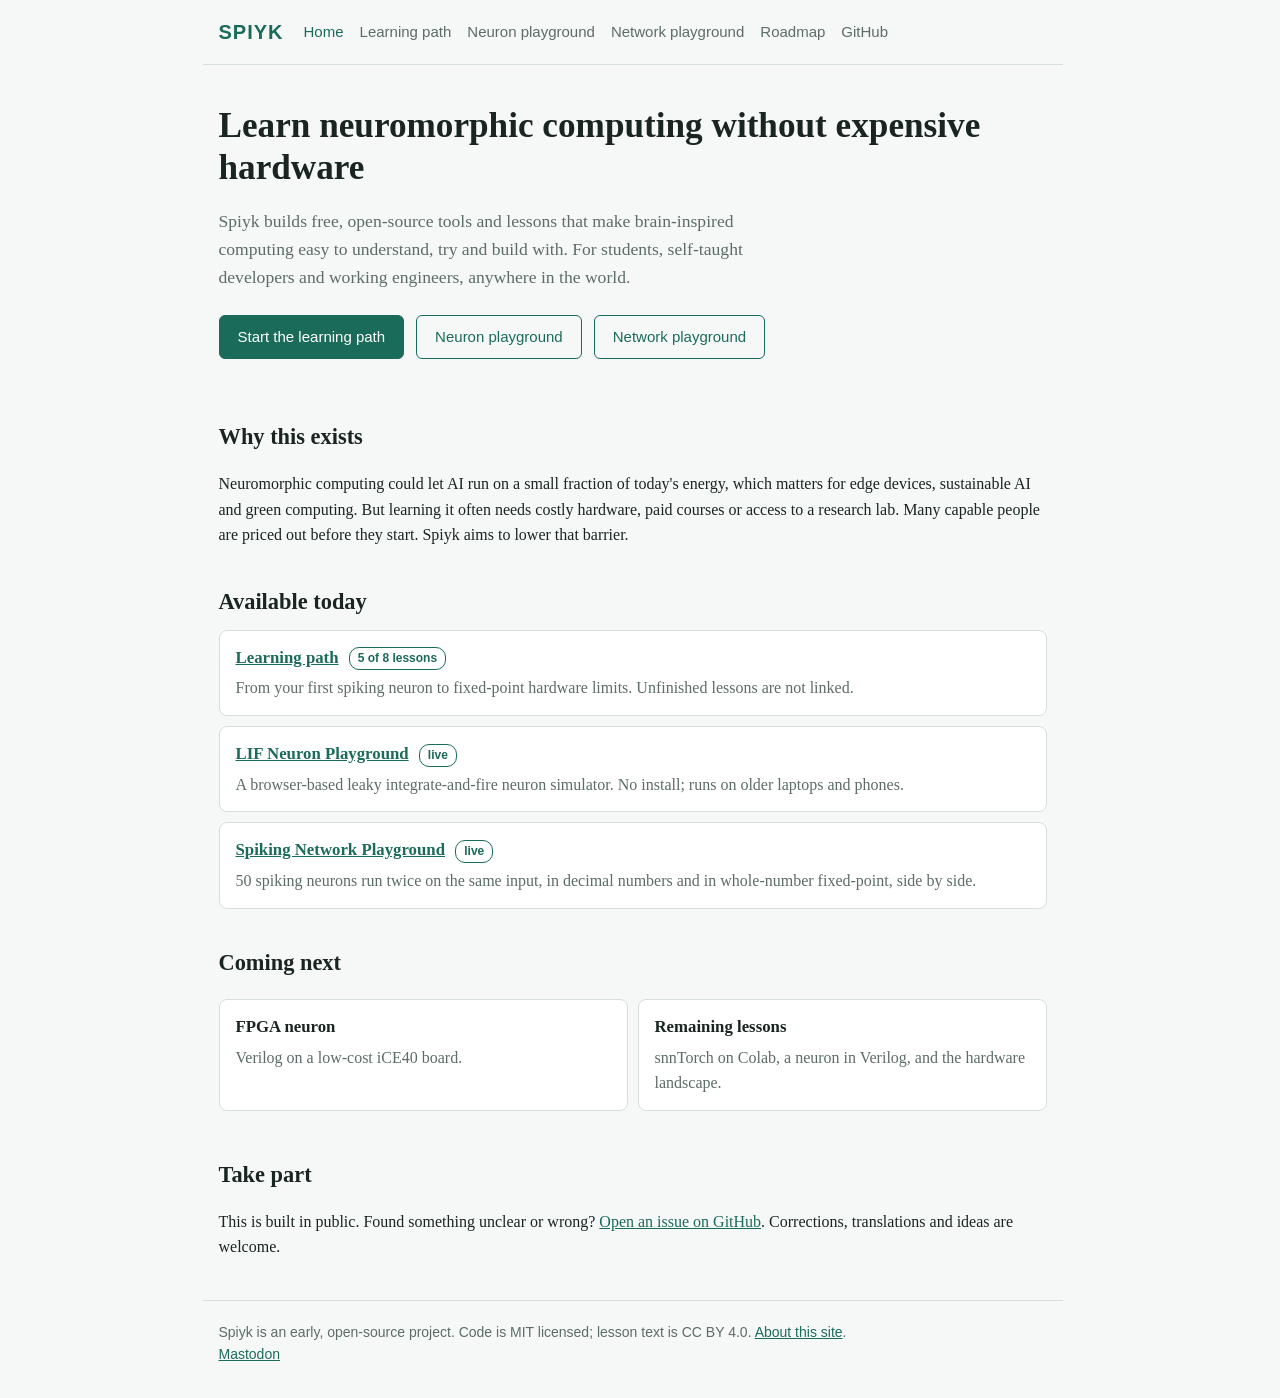
<file: index.html>
<!DOCTYPE html>
<html lang="en">
<head>
<meta charset="utf-8">
<meta name="viewport" content="width=device-width, initial-scale=1">
<title>Spiyk: Learn Neuromorphic Computing and Spiking Neural Networks</title>
<meta name="description" content="Free, open-source lessons and browser playgrounds for spiking neural networks (SNNs), neuromorphic computing and edge AI. No install, no expensive hardware.">
<link rel="stylesheet" href="style.css">
<link rel="canonical" href="https://spiyk.github.io/">
<meta property="og:type" content="website">
<meta property="og:site_name" content="Spiyk">
<meta property="og:title" content="Spiyk: Learn Neuromorphic Computing and Spiking Neural Networks">
<meta property="og:description" content="Free, open-source lessons and browser playgrounds for spiking neural networks (SNNs), neuromorphic computing and edge AI. No install, no expensive hardware.">
<meta property="og:url" content="https://spiyk.github.io/">
<meta property="og:image" content="https://spiyk.github.io/og-image.png">
<meta property="og:image:alt" content="Spiyk logo: a purple brain connected to a computer mouse, with the tagline Open, low-cost neuromorphic computing for everyone.">
<meta name="twitter:card" content="summary_large_image">
<script type="application/ld+json">
{"@context":"https://schema.org","@graph":[
{"@type":"WebSite","name":"Spiyk","alternateName":"Spiyk neuromorphic computing","url":"https://spiyk.github.io/"},
{"@type":"Organization","name":"Spiyk","url":"https://spiyk.github.io/","logo":"https://spiyk.github.io/og-image.png","sameAs":["https://github.com/spiyk"]}]}
</script>
</head>
<body>
<header>
  <a class="logo" href="index.html">SPIYK</a>
  <nav>
    <a href="index.html" class="here" aria-current="page">Home</a>
    <a href="learning-path.html">Learning path</a>
    <a href="lif-neuron-playground/">Neuron playground</a>
    <a href="snn-network-playground/">Network playground</a>
    <a href="roadmap.html">Roadmap</a>
    <a href="https://github.com/spiyk">GitHub</a>
  </nav>
</header>
<main>
<div class="hero">
  <h1>Learn neuromorphic computing without expensive hardware</h1>
  <p>Spiyk builds free, open-source tools and lessons that make brain-inspired computing easy to understand, try and build with. For students, self-taught developers and working engineers, anywhere in the world.</p>
  <a class="btn main" href="learning-path.html">Start the learning path</a>
  <a class="btn" href="lif-neuron-playground/">Neuron playground</a>
  <a class="btn" href="snn-network-playground/">Network playground</a>
</div>

<section>
  <h2>Why this exists</h2>
  <p>Neuromorphic computing could let AI run on a small fraction of today's energy, which matters for edge devices, sustainable AI and green computing. But learning it often needs costly hardware, paid courses or access to a research lab. Many capable people are priced out before they start. Spiyk aims to lower that barrier.</p>
</section>

<section>
  <h2>Available today</h2>
  <div class="card">
    <h3><a href="learning-path.html">Learning path</a> <span class="tag ready">5 of 8 lessons</span></h3>
    <p>From your first spiking neuron to fixed-point hardware limits. Unfinished lessons are not linked.</p>
  </div>
  <div class="card">
    <h3><a href="lif-neuron-playground/">LIF Neuron Playground</a> <span class="tag ready">live</span></h3>
    <p>A browser-based leaky integrate-and-fire neuron simulator. No install; runs on older laptops and phones.</p>
  </div>
  <div class="card">
    <h3><a href="snn-network-playground/">Spiking Network Playground</a> <span class="tag ready">live</span></h3>
    <p>50 spiking neurons run twice on the same input, in decimal numbers and in whole-number fixed-point, side by side.</p>
  </div>
</section>

<section>
  <h2>Coming next</h2>
  <div class="grid two">
    <div class="card"><h3>FPGA neuron</h3><p>Verilog on a low-cost iCE40 board.</p></div>
    <div class="card"><h3>Remaining lessons</h3><p>snnTorch on Colab, a neuron in Verilog, and the hardware landscape.</p></div>
  </div>
</section>

<section>
  <h2>Take part</h2>
  <p>This is built in public. Found something unclear or wrong? <a href="https://github.com/spiyk">Open an issue on GitHub</a>. Corrections, translations and ideas are welcome.</p>
</section>
</main>
<footer>
  Spiyk is an early, open-source project. Code is MIT licensed; lesson text is CC BY 4.0.
 <a href="about.html">About this site</a>.
  <br><a rel="me" href="https://mastodon.social/@Soumen_Mukherjee">Mastodon</a>
</footer>
</body>
</html>
</file>
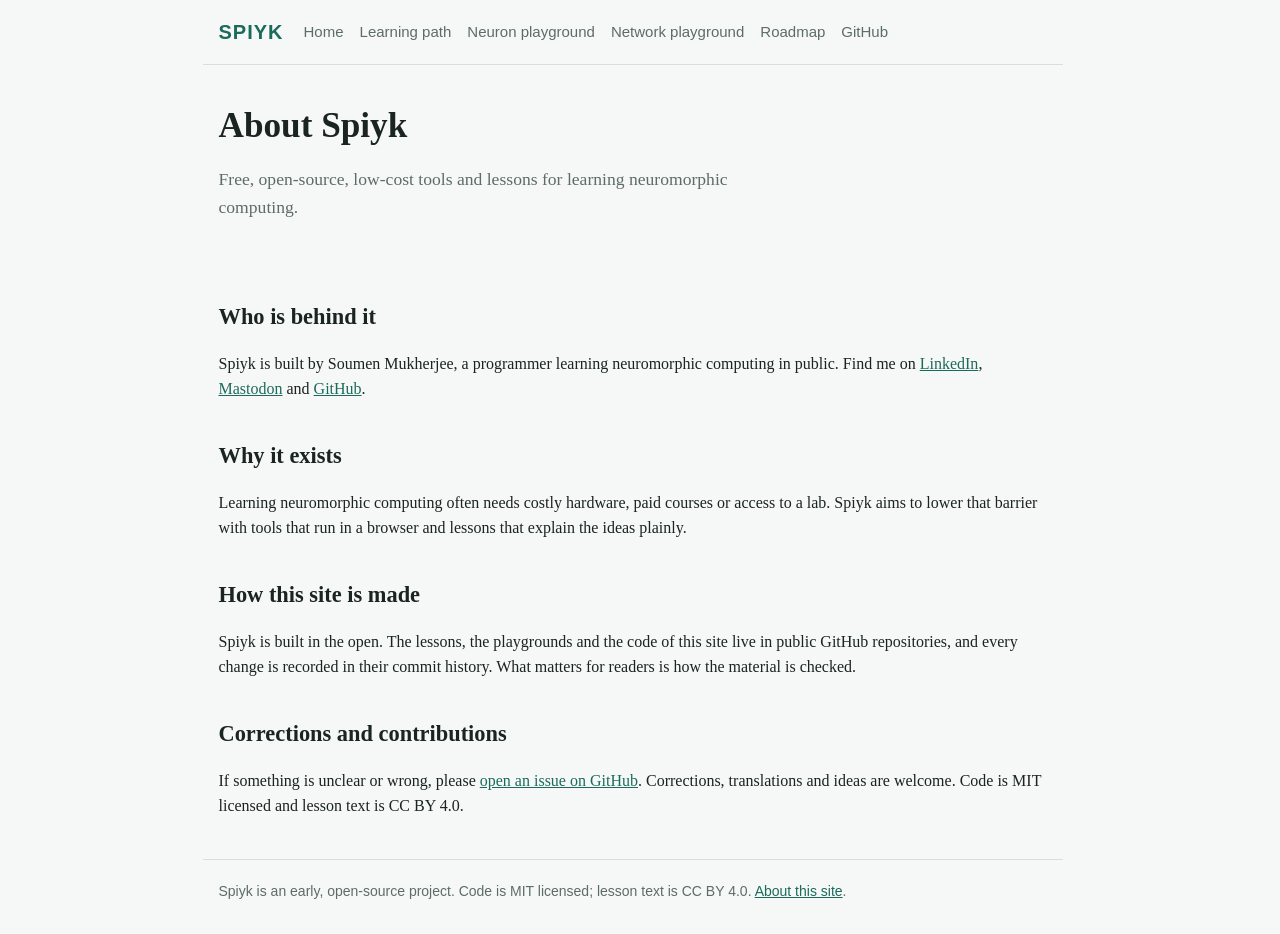
<file: about.html>
<!DOCTYPE html>
<html lang="en">
<head>
<meta charset="utf-8">
<meta name="viewport" content="width=device-width, initial-scale=1">
<title>About | Spiyk</title>
<meta name="description" content="Who builds Spiyk, why it exists, and how the site is made.">
<link rel="stylesheet" href="style.css">
<link rel="canonical" href="https://spiyk.github.io/about.html">
<meta property="og:type" content="website">
<meta property="og:site_name" content="Spiyk">
<meta property="og:title" content="About | Spiyk">
<meta property="og:description" content="Who builds Spiyk, why it exists, and how the site is made.">
<meta property="og:url" content="https://spiyk.github.io/about.html">
<meta property="og:image" content="https://spiyk.github.io/og-image.png">
<meta property="og:image:alt" content="Spiyk logo: a purple brain connected to a computer mouse, with the tagline Open, low-cost neuromorphic computing for everyone.">
<meta name="twitter:card" content="summary_large_image">
</head>
<body>
<header>
  <a class="logo" href="index.html">SPIYK</a>
  <nav>
    <a href="index.html">Home</a>
    <a href="learning-path.html">Learning path</a>
    <a href="lif-neuron-playground/">Neuron playground</a>
    <a href="snn-network-playground/">Network playground</a>
    <a href="roadmap.html">Roadmap</a>
    <a href="https://github.com/spiyk">GitHub</a>
  </nav>
</header>
<main>
<div class="hero">
  <h1>About Spiyk</h1>
  <p>Free, open-source, low-cost tools and lessons for learning neuromorphic computing.</p>
</div>

<section>
  <h2>Who is behind it</h2>
  <p>Spiyk is built by Soumen Mukherjee, a programmer learning neuromorphic computing in public. Find me on <a href="https://www.linkedin.com/in/soumen-mukherjee-52a05432">LinkedIn</a>, <a href="https://mastodon.social/@Soumen_Mukherjee">Mastodon</a> and <a href="https://github.com/spiyk">GitHub</a>.</p>
</section>

<section>
  <h2>Why it exists</h2>
  <p>Learning neuromorphic computing often needs costly hardware, paid courses or access to a lab. Spiyk aims to lower that barrier with tools that run in a browser and lessons that explain the ideas plainly.</p>
</section>

<section>
  <h2>How this site is made</h2>
  <p>Spiyk is built in the open. The lessons, the playgrounds and the code of this site live in public GitHub repositories, and every change is recorded in their commit history. What matters for readers is how the material is checked.</p>
</section>

<section>
  <h2>Corrections and contributions</h2>
  <p>If something is unclear or wrong, please <a href="https://github.com/spiyk">open an issue on GitHub</a>. Corrections, translations and ideas are welcome. Code is MIT licensed and lesson text is CC BY 4.0.</p>
</section>
</main>
<footer>
  Spiyk is an early, open-source project. Code is MIT licensed; lesson text is CC BY 4.0.
 <a href="about.html">About this site</a>.
</footer>
</body>
</html>
</file>
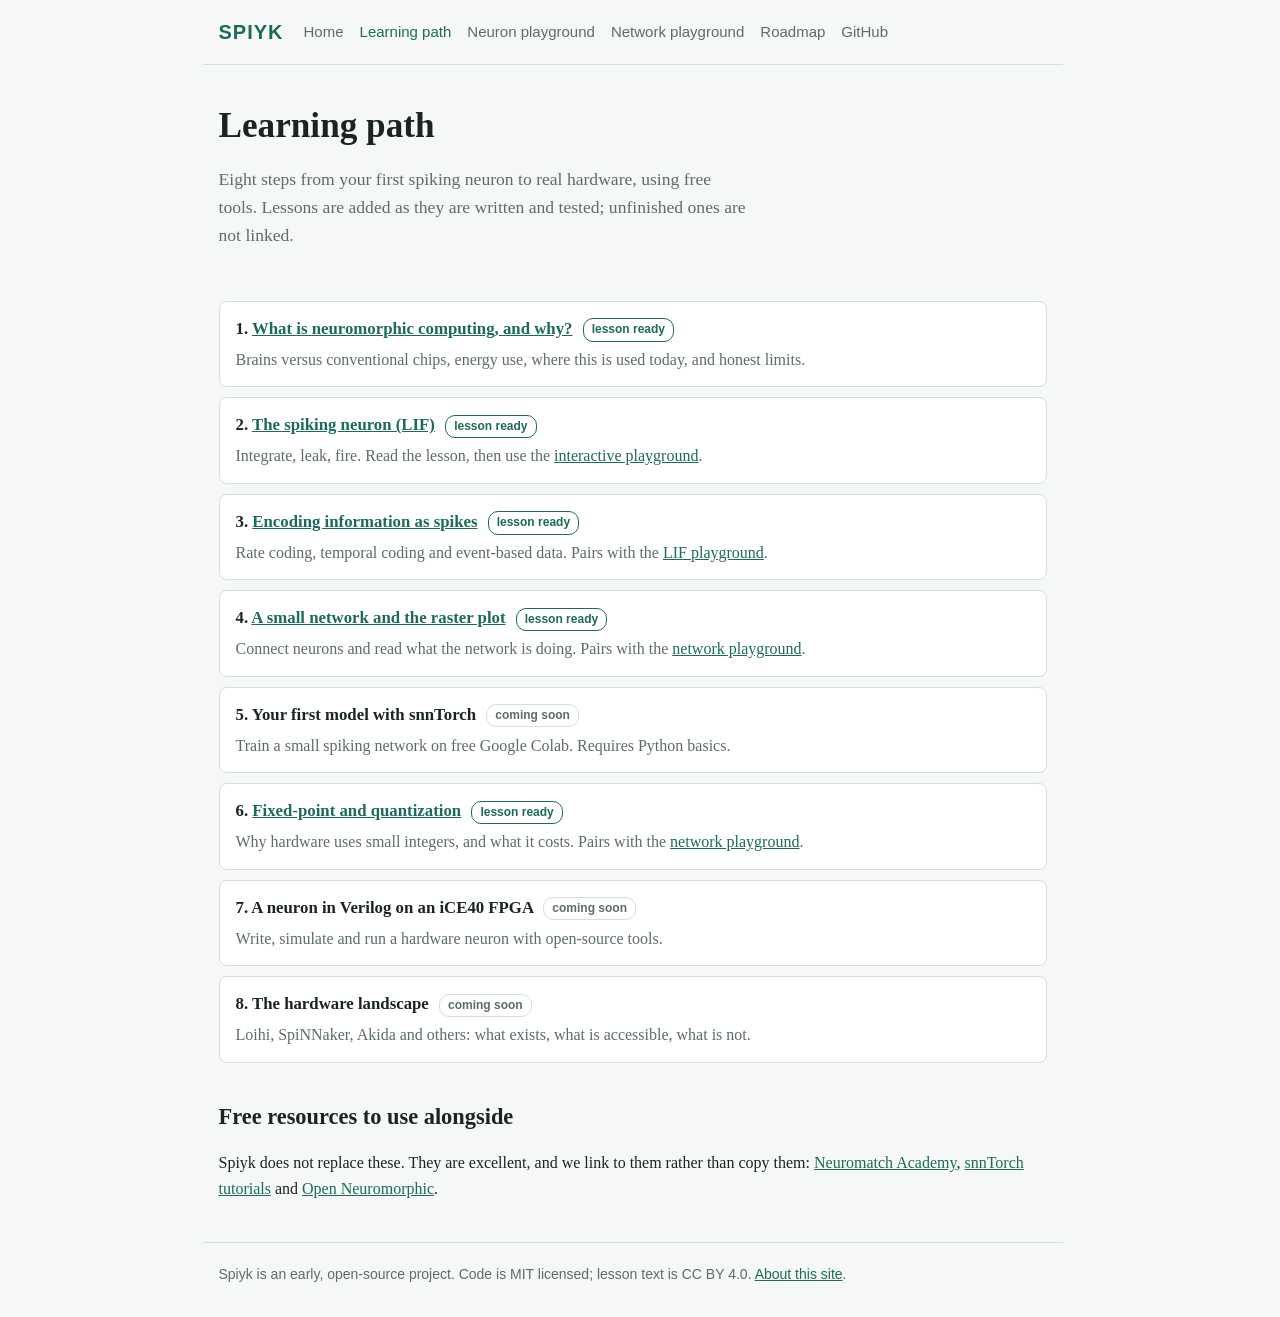
<file: learning-path.html>
<!DOCTYPE html>
<html lang="en">
<head>
<meta charset="utf-8">
<meta name="viewport" content="width=device-width, initial-scale=1">
<title>Neuromorphic Computing Learning Path for Beginners | Spiyk</title>
<meta name="description" content="A free step-by-step learning path from your first spiking neuron to fixed-point hardware limits, with interactive playgrounds.">
<link rel="stylesheet" href="style.css">
<link rel="canonical" href="https://spiyk.github.io/learning-path.html">
<meta property="og:type" content="website">
<meta property="og:site_name" content="Spiyk">
<meta property="og:title" content="Neuromorphic Computing Learning Path for Beginners | Spiyk">
<meta property="og:description" content="A free step-by-step learning path from your first spiking neuron to fixed-point hardware limits, with interactive playgrounds.">
<meta property="og:url" content="https://spiyk.github.io/learning-path.html">
<meta property="og:image" content="https://spiyk.github.io/og-image.png">
<meta property="og:image:alt" content="Spiyk logo: a purple brain connected to a computer mouse, with the tagline Open, low-cost neuromorphic computing for everyone.">
<meta name="twitter:card" content="summary_large_image">
</head>
<body>
<header>
  <a class="logo" href="index.html">SPIYK</a>
  <nav>
    <a href="index.html">Home</a>
    <a href="learning-path.html" class="here" aria-current="page">Learning path</a>
    <a href="lif-neuron-playground/">Neuron playground</a>
    <a href="snn-network-playground/">Network playground</a>
    <a href="roadmap.html">Roadmap</a>
    <a href="https://github.com/spiyk">GitHub</a>
  </nav>
</header>
<main>
<div class="hero">
  <h1>Learning path</h1>
  <p>Eight steps from your first spiking neuron to real hardware, using free tools. Lessons are added as they are written and tested; unfinished ones are not linked.</p>
</div>

<div class="card"><h3>1. <a href="lesson-1.html">What is neuromorphic computing, and why?</a> <span class="tag ready">lesson ready</span></h3>
<p>Brains versus conventional chips, energy use, where this is used today, and honest limits.</p></div>

<div class="card"><h3>2. <a href="lesson-2.html">The spiking neuron (LIF)</a> <span class="tag ready">lesson ready</span></h3>
<p>Integrate, leak, fire. Read the lesson, then use the <a href="lif-neuron-playground/">interactive playground</a>.</p></div>

<div class="card"><h3>3. <a href="lesson-3.html">Encoding information as spikes</a> <span class="tag ready">lesson ready</span></h3>
<p>Rate coding, temporal coding and event-based data. Pairs with the <a href="lif-neuron-playground/">LIF playground</a>.</p></div>

<div class="card"><h3>4. <a href="lesson-4.html">A small network and the raster plot</a> <span class="tag ready">lesson ready</span></h3>
<p>Connect neurons and read what the network is doing. Pairs with the <a href="snn-network-playground/">network playground</a>.</p></div>

<div class="card"><h3>5. Your first model with snnTorch <span class="tag">coming soon</span></h3>
<p>Train a small spiking network on free Google Colab. Requires Python basics.</p></div>

<div class="card"><h3>6. <a href="lesson-6.html">Fixed-point and quantization</a> <span class="tag ready">lesson ready</span></h3>
<p>Why hardware uses small integers, and what it costs. Pairs with the <a href="snn-network-playground/">network playground</a>.</p></div>

<div class="card"><h3>7. A neuron in Verilog on an iCE40 FPGA <span class="tag">coming soon</span></h3>
<p>Write, simulate and run a hardware neuron with open-source tools.</p></div>

<div class="card"><h3>8. The hardware landscape <span class="tag">coming soon</span></h3>
<p>Loihi, SpiNNaker, Akida and others: what exists, what is accessible, what is not.</p></div>

<section>
  <h2>Free resources to use alongside</h2>
  <p>Spiyk does not replace these. They are excellent, and we link to them rather than copy them:
  <a href="https://neuromatch.io">Neuromatch Academy</a>,
  <a href="https://snntorch.readthedocs.io">snnTorch tutorials</a> and
  <a href="https://open-neuromorphic.org">Open Neuromorphic</a>.</p>
</section>
</main>
<footer>
  Spiyk is an early, open-source project. Code is MIT licensed; lesson text is CC BY 4.0.
 <a href="about.html">About this site</a>.
</footer>
</body>
</html>
</file>
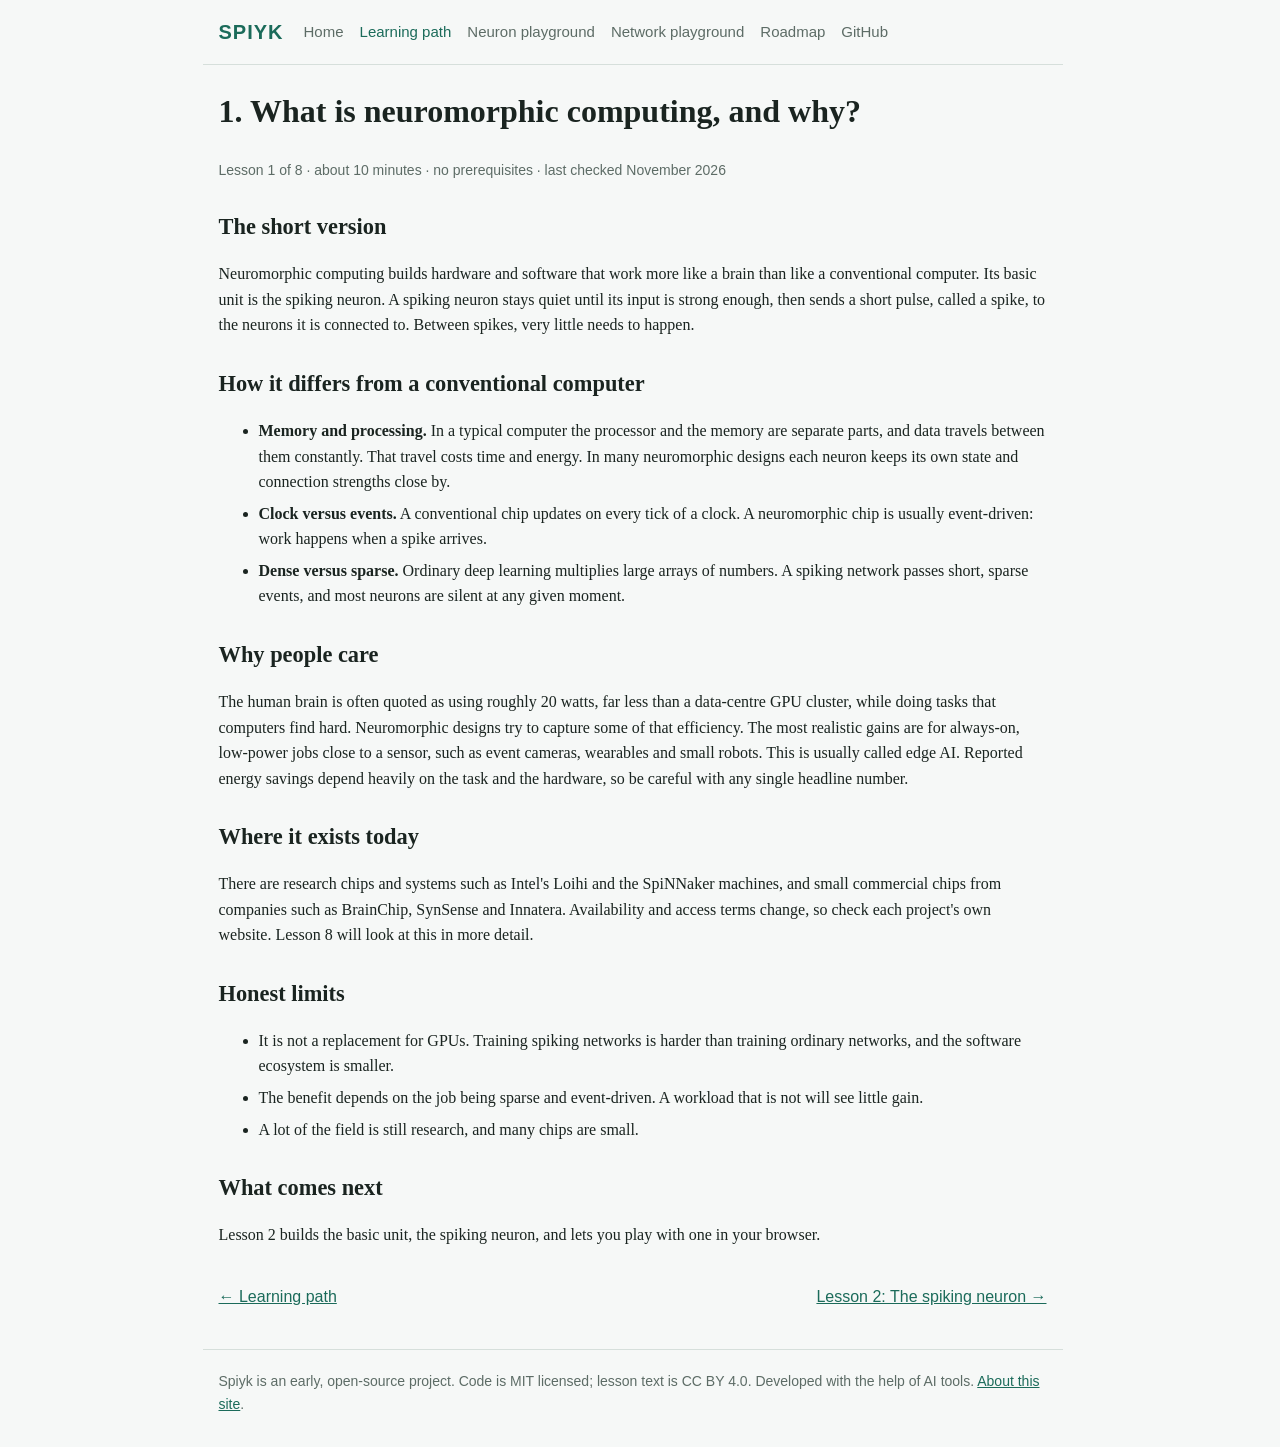
<file: lesson-1.html>
<!DOCTYPE html>
<html lang="en">
<head>
<meta charset="utf-8">
<meta name="viewport" content="width=device-width, initial-scale=1">
<title>What Is Neuromorphic Computing? A Plain Introduction | Spiyk</title>
<meta name="description" content="What neuromorphic computing is, how it differs from conventional computers, why it matters for edge AI, and its honest limits.">
<link rel="stylesheet" href="style.css">
<link rel="canonical" href="https://spiyk.github.io/lesson-1.html">
<meta property="og:type" content="website">
<meta property="og:site_name" content="Spiyk">
<meta property="og:title" content="What Is Neuromorphic Computing? A Plain Introduction | Spiyk">
<meta property="og:description" content="What neuromorphic computing is, how it differs from conventional computers, why it matters for edge AI, and its honest limits.">
<meta property="og:url" content="https://spiyk.github.io/lesson-1.html">
<meta property="og:image" content="https://spiyk.github.io/og-image.png">
<meta property="og:image:alt" content="Spiyk logo: a purple brain connected to a computer mouse, with the tagline Open, low-cost neuromorphic computing for everyone.">
<meta name="twitter:card" content="summary_large_image">
</head>
<body>
<header>
  <a class="logo" href="index.html">SPIYK</a>
  <nav>
    <a href="index.html">Home</a>
    <a href="learning-path.html" class="here" aria-current="page">Learning path</a>
    <a href="lif-neuron-playground/">Neuron playground</a>
    <a href="snn-network-playground/">Network playground</a>
    <a href="roadmap.html">Roadmap</a>
    <a href="https://github.com/spiyk">GitHub</a>
  </nav>
</header>
<main class="lesson">
<h1>1. What is neuromorphic computing, and why?</h1>
<p class="meta">Lesson 1 of 8 · about 10 minutes · no prerequisites · last checked November 2026</p>

<h2>The short version</h2>
<p>Neuromorphic computing builds hardware and software that work more like a brain than like a conventional computer. Its basic unit is the spiking neuron. A spiking neuron stays quiet until its input is strong enough, then sends a short pulse, called a spike, to the neurons it is connected to. Between spikes, very little needs to happen.</p>

<h2>How it differs from a conventional computer</h2>
<ul>
<li><b>Memory and processing.</b> In a typical computer the processor and the memory are separate parts, and data travels between them constantly. That travel costs time and energy. In many neuromorphic designs each neuron keeps its own state and connection strengths close by.</li>
<li><b>Clock versus events.</b> A conventional chip updates on every tick of a clock. A neuromorphic chip is usually event-driven: work happens when a spike arrives.</li>
<li><b>Dense versus sparse.</b> Ordinary deep learning multiplies large arrays of numbers. A spiking network passes short, sparse events, and most neurons are silent at any given moment.</li>
</ul>

<h2>Why people care</h2>
<p>The human brain is often quoted as using roughly 20 watts, far less than a data-centre GPU cluster, while doing tasks that computers find hard. Neuromorphic designs try to capture some of that efficiency. The most realistic gains are for always-on, low-power jobs close to a sensor, such as event cameras, wearables and small robots. This is usually called edge AI. Reported energy savings depend heavily on the task and the hardware, so be careful with any single headline number.</p>

<h2>Where it exists today</h2>
<p>There are research chips and systems such as Intel's Loihi and the SpiNNaker machines, and small commercial chips from companies such as BrainChip, SynSense and Innatera. Availability and access terms change, so check each project's own website. Lesson 8 will look at this in more detail.</p>

<h2>Honest limits</h2>
<ul>
<li>It is not a replacement for GPUs. Training spiking networks is harder than training ordinary networks, and the software ecosystem is smaller.</li>
<li>The benefit depends on the job being sparse and event-driven. A workload that is not will see little gain.</li>
<li>A lot of the field is still research, and many chips are small.</li>
</ul>

<h2>What comes next</h2>
<p>Lesson 2 builds the basic unit, the spiking neuron, and lets you play with one in your browser.</p>
<div class="pager"><a href="learning-path.html">&larr; Learning path</a><a href="lesson-2.html">Lesson 2: The spiking neuron &rarr;</a></div>
</main>
<footer>
  Spiyk is an early, open-source project. Code is MIT licensed; lesson text is CC BY 4.0.
  Developed with the help of AI tools. <a href="about.html">About this site</a>.
</footer>
</body>
</html>
</file>
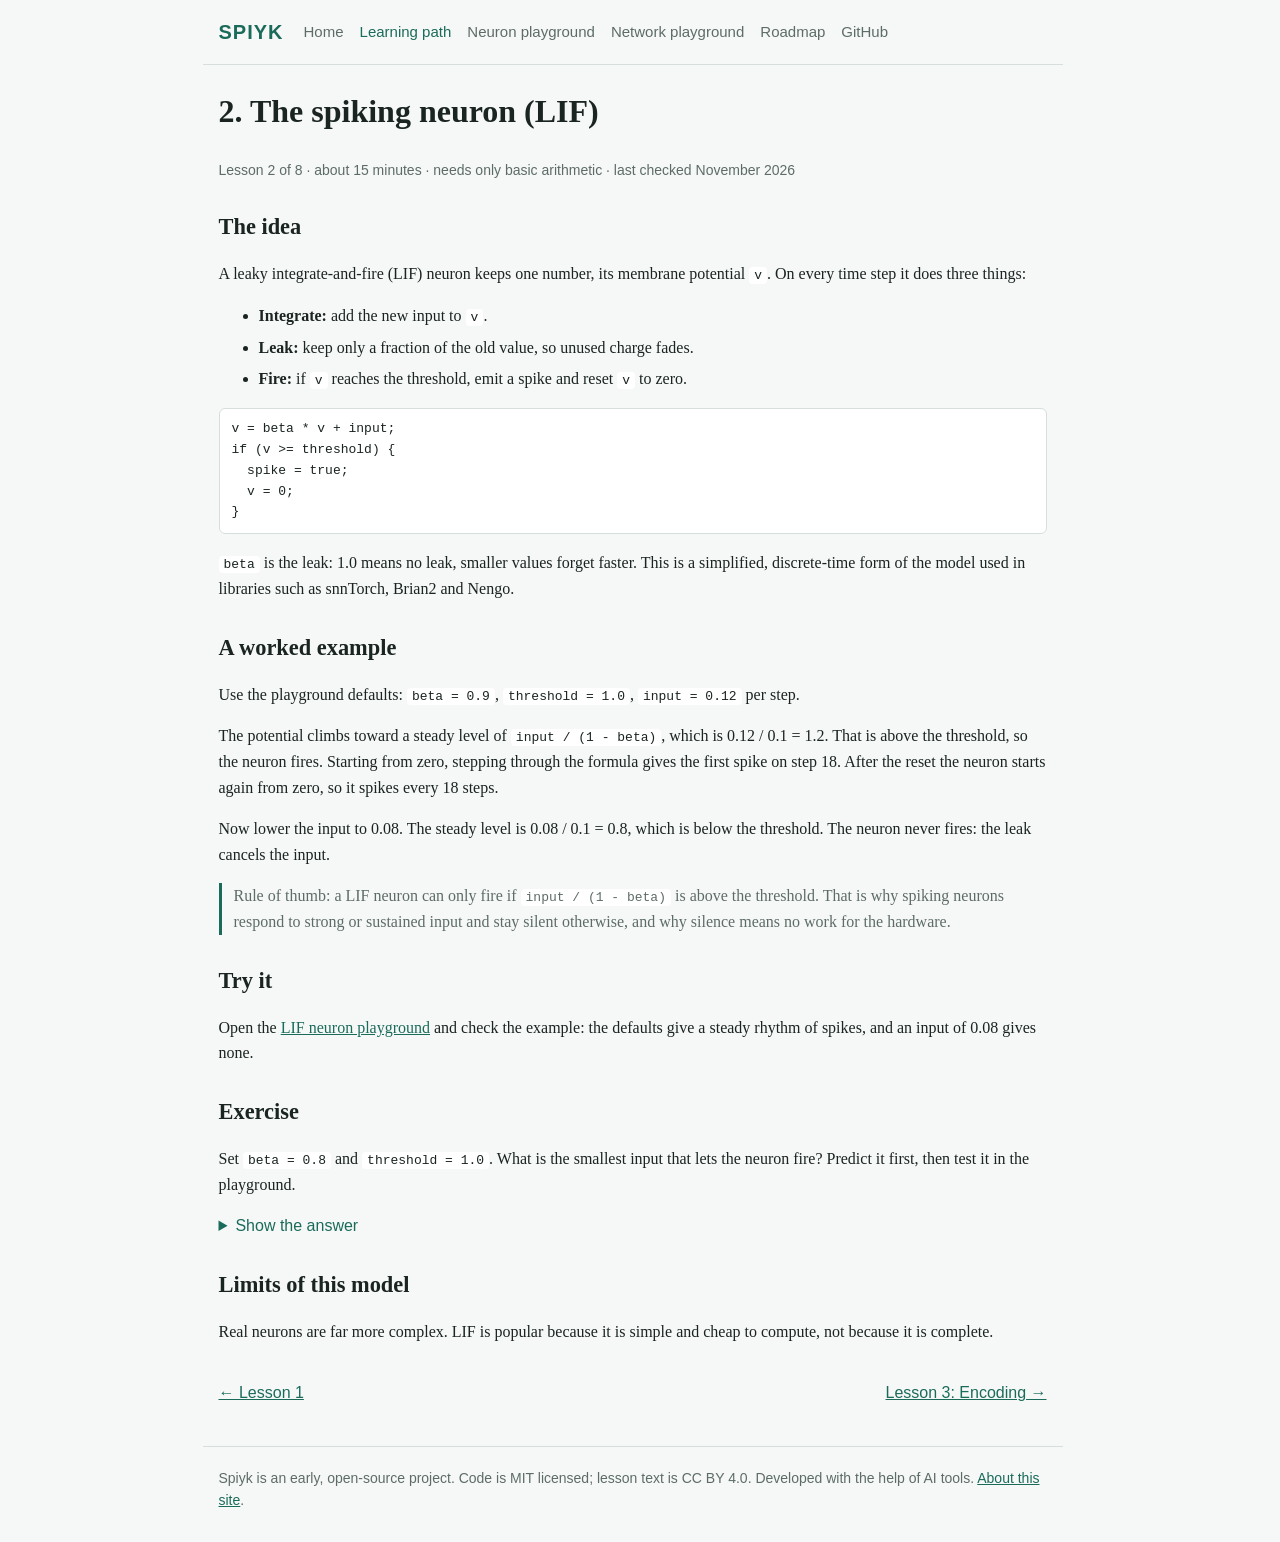
<file: lesson-2.html>
<!DOCTYPE html>
<html lang="en">
<head>
<meta charset="utf-8">
<meta name="viewport" content="width=device-width, initial-scale=1">
<title>Leaky Integrate-and-Fire (LIF) Neuron Explained | Spiyk</title>
<meta name="description" content="How a leaky integrate-and-fire neuron works, with a worked example you can check in an interactive browser playground.">
<link rel="stylesheet" href="style.css">
<link rel="canonical" href="https://spiyk.github.io/lesson-2.html">
<meta property="og:type" content="website">
<meta property="og:site_name" content="Spiyk">
<meta property="og:title" content="Leaky Integrate-and-Fire (LIF) Neuron Explained | Spiyk">
<meta property="og:description" content="How a leaky integrate-and-fire neuron works, with a worked example you can check in an interactive browser playground.">
<meta property="og:url" content="https://spiyk.github.io/lesson-2.html">
<meta property="og:image" content="https://spiyk.github.io/og-image.png">
<meta property="og:image:alt" content="Spiyk logo: a purple brain connected to a computer mouse, with the tagline Open, low-cost neuromorphic computing for everyone.">
<meta name="twitter:card" content="summary_large_image">
</head>
<body>
<header>
  <a class="logo" href="index.html">SPIYK</a>
  <nav>
    <a href="index.html">Home</a>
    <a href="learning-path.html" class="here" aria-current="page">Learning path</a>
    <a href="lif-neuron-playground/">Neuron playground</a>
    <a href="snn-network-playground/">Network playground</a>
    <a href="roadmap.html">Roadmap</a>
    <a href="https://github.com/spiyk">GitHub</a>
  </nav>
</header>
<main class="lesson">
<h1>2. The spiking neuron (LIF)</h1>
<p class="meta">Lesson 2 of 8 · about 15 minutes · needs only basic arithmetic · last checked November 2026</p>

<h2>The idea</h2>
<p>A leaky integrate-and-fire (LIF) neuron keeps one number, its membrane potential <code>v</code>. On every time step it does three things:</p>
<ul>
<li><b>Integrate:</b> add the new input to <code>v</code>.</li>
<li><b>Leak:</b> keep only a fraction of the old value, so unused charge fades.</li>
<li><b>Fire:</b> if <code>v</code> reaches the threshold, emit a spike and reset <code>v</code> to zero.</li>
</ul>
<pre><code>v = beta * v + input;
if (v &gt;= threshold) {
  spike = true;
  v = 0;
}</code></pre>
<p><code>beta</code> is the leak: 1.0 means no leak, smaller values forget faster. This is a simplified, discrete-time form of the model used in libraries such as snnTorch, Brian2 and Nengo.</p>

<h2>A worked example</h2>
<p>Use the playground defaults: <code>beta = 0.9</code>, <code>threshold = 1.0</code>, <code>input = 0.12</code> per step.</p>
<p>The potential climbs toward a steady level of <code>input / (1 - beta)</code>, which is 0.12 / 0.1 = 1.2. That is above the threshold, so the neuron fires. Starting from zero, stepping through the formula gives the first spike on step 18. After the reset the neuron starts again from zero, so it spikes every 18 steps.</p>
<p>Now lower the input to 0.08. The steady level is 0.08 / 0.1 = 0.8, which is below the threshold. The neuron never fires: the leak cancels the input.</p>
<p class="note">Rule of thumb: a LIF neuron can only fire if <code>input / (1 - beta)</code> is above the threshold. That is why spiking neurons respond to strong or sustained input and stay silent otherwise, and why silence means no work for the hardware.</p>

<h2>Try it</h2>
<p>Open the <a href="lif-neuron-playground/">LIF neuron playground</a> and check the example: the defaults give a steady rhythm of spikes, and an input of 0.08 gives none.</p>

<h2>Exercise</h2>
<p>Set <code>beta = 0.8</code> and <code>threshold = 1.0</code>. What is the smallest input that lets the neuron fire? Predict it first, then test it in the playground.</p>
<details><summary>Show the answer</summary>
<p>The steady level is <code>input / (1 - 0.8) = input / 0.2</code>. It must be above 1.0, so the input must be above 0.2. Try 0.19 (silent) and 0.25 (fires).</p>
</details>

<h2>Limits of this model</h2>
<p>Real neurons are far more complex. LIF is popular because it is simple and cheap to compute, not because it is complete.</p>
<div class="pager"><a href="lesson-1.html">&larr; Lesson 1</a><a href="lesson-3.html">Lesson 3: Encoding &rarr;</a></div>
</main>
<footer>
  Spiyk is an early, open-source project. Code is MIT licensed; lesson text is CC BY 4.0.
  Developed with the help of AI tools. <a href="about.html">About this site</a>.
</footer>
</body>
</html>
</file>
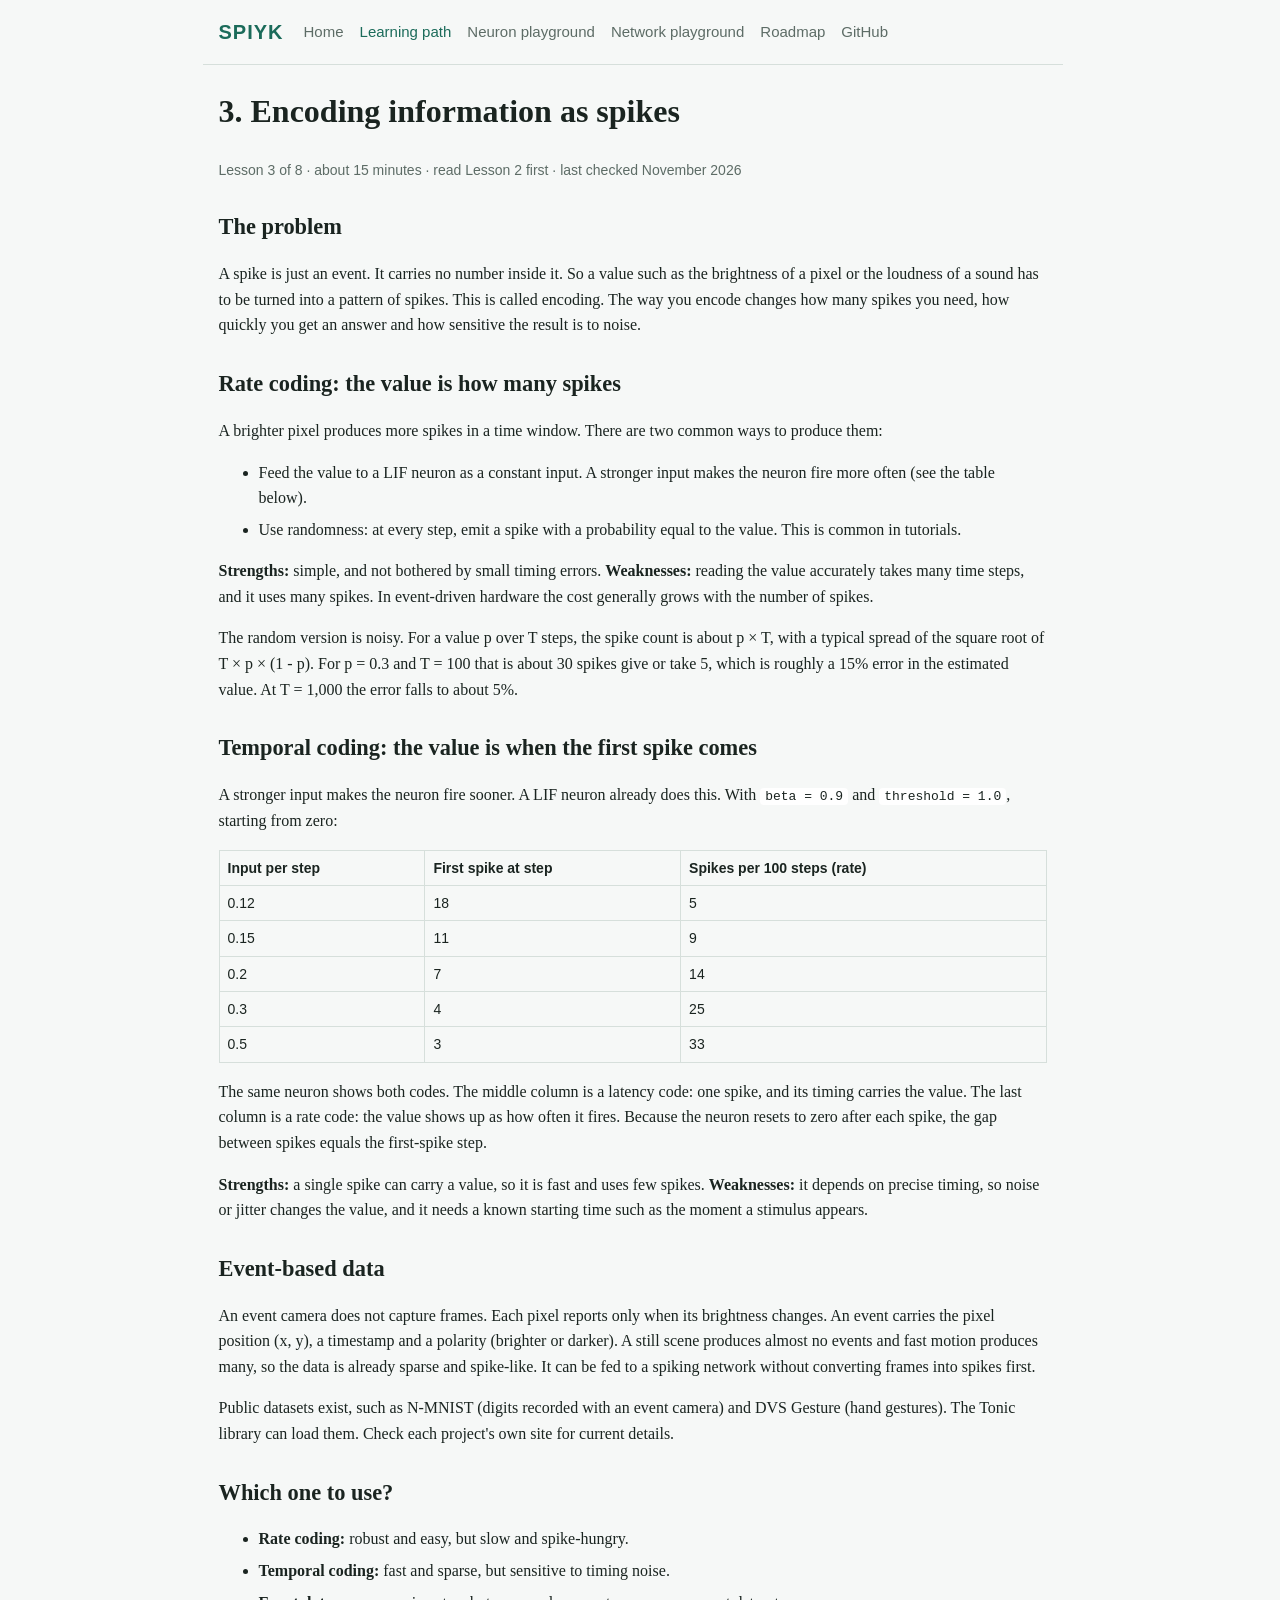
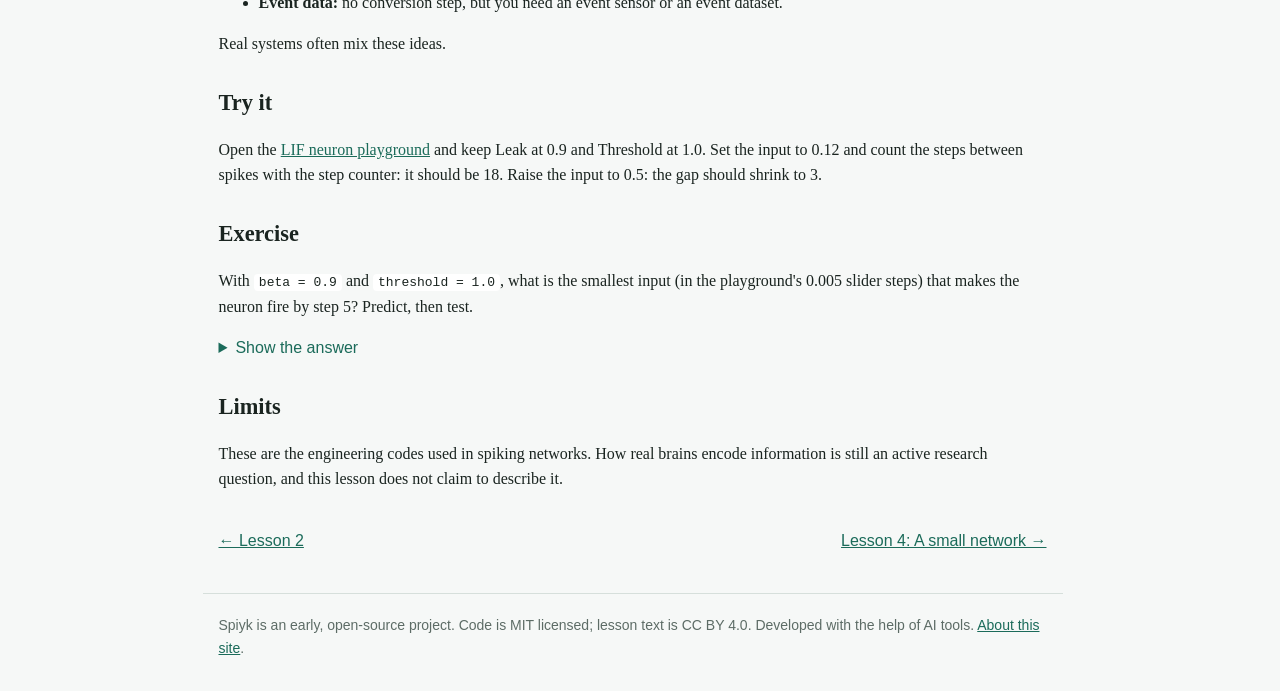
<file: lesson-3.html>
<!DOCTYPE html>
<html lang="en">
<head>
<meta charset="utf-8">
<meta name="viewport" content="width=device-width, initial-scale=1">
<title>Spike Encoding: Rate, Temporal and Event-Based Coding | Spiyk</title>
<meta name="description" content="How numbers become spikes: rate coding, temporal (latency) coding and event-camera data, with worked LIF examples.">
<link rel="stylesheet" href="style.css">
<link rel="canonical" href="https://spiyk.github.io/lesson-3.html">
<meta property="og:type" content="website">
<meta property="og:site_name" content="Spiyk">
<meta property="og:title" content="Spike Encoding: Rate, Temporal and Event-Based Coding | Spiyk">
<meta property="og:description" content="How numbers become spikes: rate coding, temporal (latency) coding and event-camera data, with worked LIF examples.">
<meta property="og:url" content="https://spiyk.github.io/lesson-3.html">
<meta property="og:image" content="https://spiyk.github.io/og-image.png">
<meta property="og:image:alt" content="Spiyk logo: a purple brain connected to a computer mouse, with the tagline Open, low-cost neuromorphic computing for everyone.">
<meta name="twitter:card" content="summary_large_image">
</head>
<body>
<header>
  <a class="logo" href="index.html">SPIYK</a>
  <nav>
    <a href="index.html">Home</a>
    <a href="learning-path.html" class="here" aria-current="page">Learning path</a>
    <a href="lif-neuron-playground/">Neuron playground</a>
    <a href="snn-network-playground/">Network playground</a>
    <a href="roadmap.html">Roadmap</a>
    <a href="https://github.com/spiyk">GitHub</a>
  </nav>
</header>
<main class="lesson">
<h1>3. Encoding information as spikes</h1>
<p class="meta">Lesson 3 of 8 · about 15 minutes · read Lesson 2 first · last checked November 2026</p>

<h2>The problem</h2>
<p>A spike is just an event. It carries no number inside it. So a value such as the brightness of a pixel or the loudness of a sound has to be turned into a pattern of spikes. This is called encoding. The way you encode changes how many spikes you need, how quickly you get an answer and how sensitive the result is to noise.</p>

<h2>Rate coding: the value is how many spikes</h2>
<p>A brighter pixel produces more spikes in a time window. There are two common ways to produce them:</p>
<ul>
<li>Feed the value to a LIF neuron as a constant input. A stronger input makes the neuron fire more often (see the table below).</li>
<li>Use randomness: at every step, emit a spike with a probability equal to the value. This is common in tutorials.</li>
</ul>
<p><b>Strengths:</b> simple, and not bothered by small timing errors. <b>Weaknesses:</b> reading the value accurately takes many time steps, and it uses many spikes. In event-driven hardware the cost generally grows with the number of spikes.</p>
<p>The random version is noisy. For a value p over T steps, the spike count is about p × T, with a typical spread of the square root of T × p × (1 - p). For p = 0.3 and T = 100 that is about 30 spikes give or take 5, which is roughly a 15% error in the estimated value. At T = 1,000 the error falls to about 5%.</p>

<h2>Temporal coding: the value is when the first spike comes</h2>
<p>A stronger input makes the neuron fire sooner. A LIF neuron already does this. With <code>beta = 0.9</code> and <code>threshold = 1.0</code>, starting from zero:</p>
<div class="tablewrap"><table>
<tr><th>Input per step</th><th>First spike at step</th><th>Spikes per 100 steps (rate)</th></tr>
<tr><td>0.12</td><td>18</td><td>5</td></tr>
<tr><td>0.15</td><td>11</td><td>9</td></tr>
<tr><td>0.2</td><td>7</td><td>14</td></tr>
<tr><td>0.3</td><td>4</td><td>25</td></tr>
<tr><td>0.5</td><td>3</td><td>33</td></tr>
</table></div>
<p>The same neuron shows both codes. The middle column is a latency code: one spike, and its timing carries the value. The last column is a rate code: the value shows up as how often it fires. Because the neuron resets to zero after each spike, the gap between spikes equals the first-spike step.</p>
<p><b>Strengths:</b> a single spike can carry a value, so it is fast and uses few spikes. <b>Weaknesses:</b> it depends on precise timing, so noise or jitter changes the value, and it needs a known starting time such as the moment a stimulus appears.</p>

<h2>Event-based data</h2>
<p>An event camera does not capture frames. Each pixel reports only when its brightness changes. An event carries the pixel position (x, y), a timestamp and a polarity (brighter or darker). A still scene produces almost no events and fast motion produces many, so the data is already sparse and spike-like. It can be fed to a spiking network without converting frames into spikes first.</p>
<p>Public datasets exist, such as N-MNIST (digits recorded with an event camera) and DVS Gesture (hand gestures). The Tonic library can load them. Check each project's own site for current details.</p>

<h2>Which one to use?</h2>
<ul>
<li><b>Rate coding:</b> robust and easy, but slow and spike-hungry.</li>
<li><b>Temporal coding:</b> fast and sparse, but sensitive to timing noise.</li>
<li><b>Event data:</b> no conversion step, but you need an event sensor or an event dataset.</li>
</ul>
<p>Real systems often mix these ideas.</p>

<h2>Try it</h2>
<p>Open the <a href="lif-neuron-playground/">LIF neuron playground</a> and keep Leak at 0.9 and Threshold at 1.0. Set the input to 0.12 and count the steps between spikes with the step counter: it should be 18. Raise the input to 0.5: the gap should shrink to 3.</p>

<h2>Exercise</h2>
<p>With <code>beta = 0.9</code> and <code>threshold = 1.0</code>, what is the smallest input (in the playground's 0.005 slider steps) that makes the neuron fire by step 5? Predict, then test.</p>
<details><summary>Show the answer</summary>
<p>After n steps from zero, the potential is <code>input × (1 - 0.9^n) / 0.1</code>. At n = 5 the factor is about 4.095, so the input must be at least 1 / 4.095, which is about 0.244. On the slider, the smallest value that works is 0.245. At 0.24 the neuron fires on step 6 instead.</p>
</details>

<h2>Limits</h2>
<p>These are the engineering codes used in spiking networks. How real brains encode information is still an active research question, and this lesson does not claim to describe it.</p>
<div class="pager"><a href="lesson-2.html">&larr; Lesson 2</a><a href="lesson-4.html">Lesson 4: A small network &rarr;</a></div>
</main>
<footer>
  Spiyk is an early, open-source project. Code is MIT licensed; lesson text is CC BY 4.0.
  Developed with the help of AI tools. <a href="about.html">About this site</a>.
</footer>
</body>
</html>
</file>
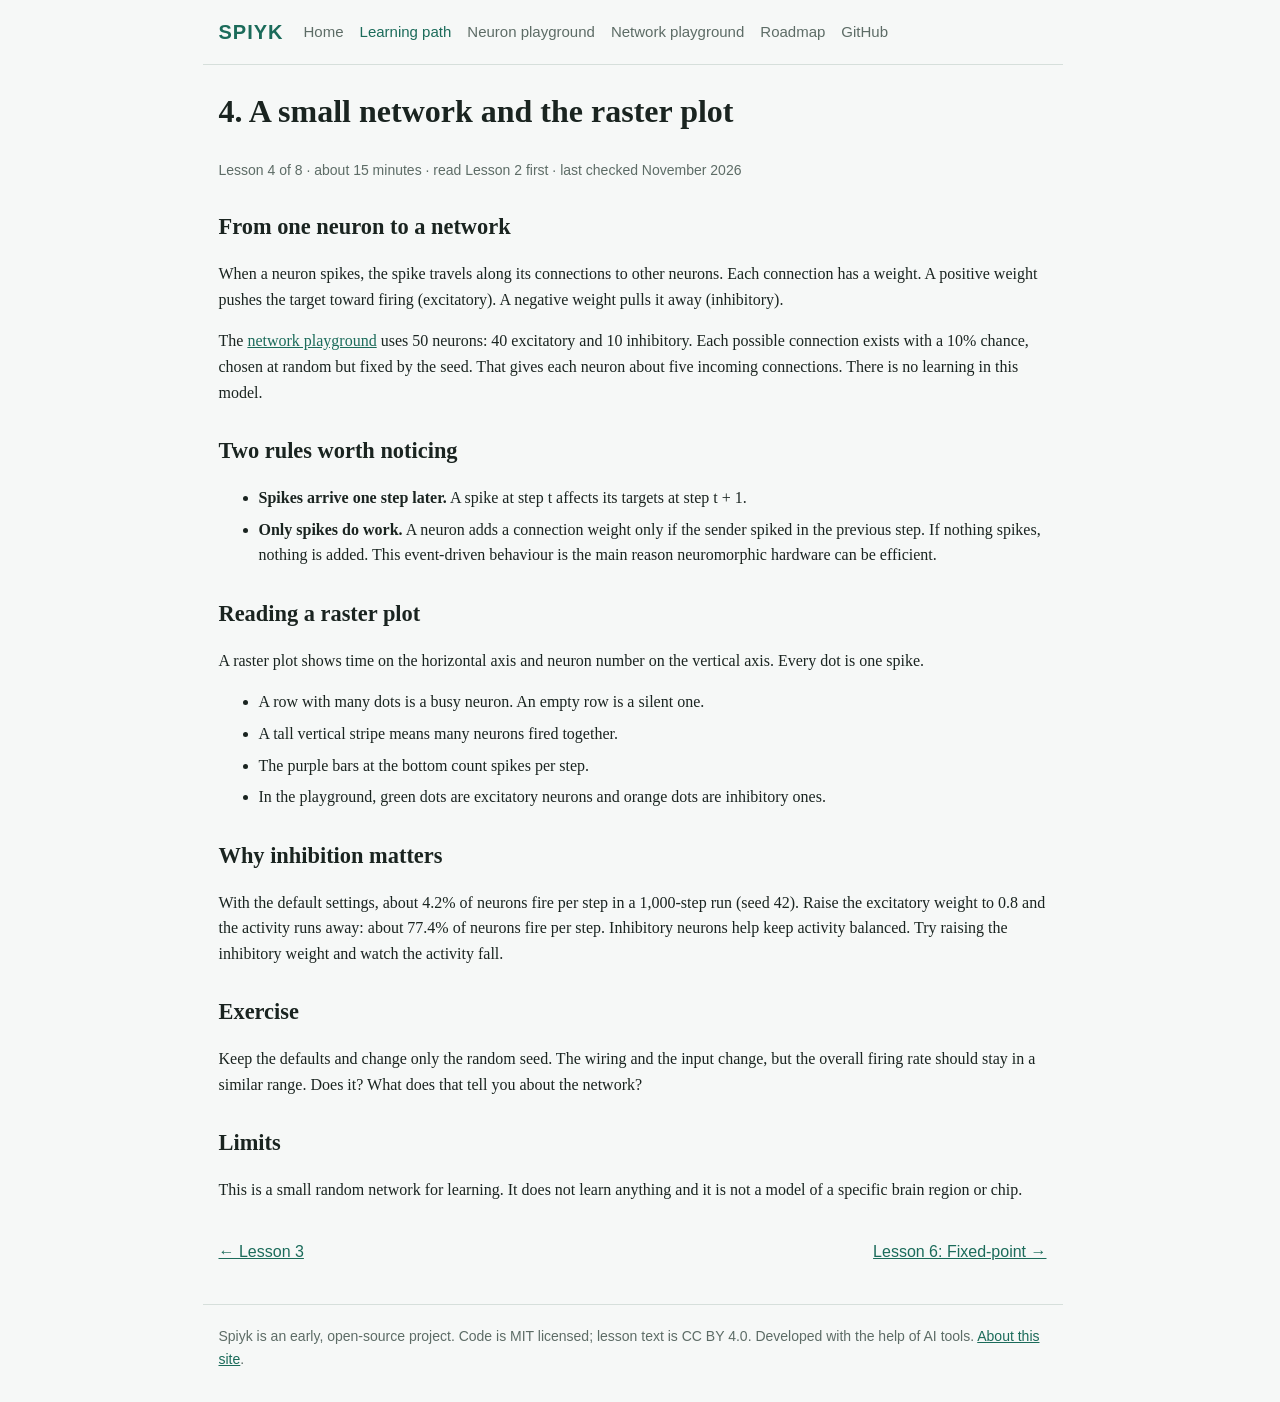
<file: lesson-4.html>
<!DOCTYPE html>
<html lang="en">
<head>
<meta charset="utf-8">
<meta name="viewport" content="width=device-width, initial-scale=1">
<title>Spiking Neural Network Basics and Raster Plots | Spiyk</title>
<meta name="description" content="How a small spiking network with excitatory and inhibitory neurons is wired, and how to read a raster plot.">
<link rel="stylesheet" href="style.css">
<link rel="canonical" href="https://spiyk.github.io/lesson-4.html">
<meta property="og:type" content="website">
<meta property="og:site_name" content="Spiyk">
<meta property="og:title" content="Spiking Neural Network Basics and Raster Plots | Spiyk">
<meta property="og:description" content="How a small spiking network with excitatory and inhibitory neurons is wired, and how to read a raster plot.">
<meta property="og:url" content="https://spiyk.github.io/lesson-4.html">
<meta property="og:image" content="https://spiyk.github.io/og-image.png">
<meta property="og:image:alt" content="Spiyk logo: a purple brain connected to a computer mouse, with the tagline Open, low-cost neuromorphic computing for everyone.">
<meta name="twitter:card" content="summary_large_image">
</head>
<body>
<header>
  <a class="logo" href="index.html">SPIYK</a>
  <nav>
    <a href="index.html">Home</a>
    <a href="learning-path.html" class="here" aria-current="page">Learning path</a>
    <a href="lif-neuron-playground/">Neuron playground</a>
    <a href="snn-network-playground/">Network playground</a>
    <a href="roadmap.html">Roadmap</a>
    <a href="https://github.com/spiyk">GitHub</a>
  </nav>
</header>
<main class="lesson">
<h1>4. A small network and the raster plot</h1>
<p class="meta">Lesson 4 of 8 · about 15 minutes · read Lesson 2 first · last checked November 2026</p>

<h2>From one neuron to a network</h2>
<p>When a neuron spikes, the spike travels along its connections to other neurons. Each connection has a weight. A positive weight pushes the target toward firing (excitatory). A negative weight pulls it away (inhibitory).</p>
<p>The <a href="snn-network-playground/">network playground</a> uses 50 neurons: 40 excitatory and 10 inhibitory. Each possible connection exists with a 10% chance, chosen at random but fixed by the seed. That gives each neuron about five incoming connections. There is no learning in this model.</p>

<h2>Two rules worth noticing</h2>
<ul>
<li><b>Spikes arrive one step later.</b> A spike at step t affects its targets at step t + 1.</li>
<li><b>Only spikes do work.</b> A neuron adds a connection weight only if the sender spiked in the previous step. If nothing spikes, nothing is added. This event-driven behaviour is the main reason neuromorphic hardware can be efficient.</li>
</ul>

<h2>Reading a raster plot</h2>
<p>A raster plot shows time on the horizontal axis and neuron number on the vertical axis. Every dot is one spike.</p>
<ul>
<li>A row with many dots is a busy neuron. An empty row is a silent one.</li>
<li>A tall vertical stripe means many neurons fired together.</li>
<li>The purple bars at the bottom count spikes per step.</li>
<li>In the playground, green dots are excitatory neurons and orange dots are inhibitory ones.</li>
</ul>

<h2>Why inhibition matters</h2>
<p>With the default settings, about 4.2% of neurons fire per step in a 1,000-step run (seed 42). Raise the excitatory weight to 0.8 and the activity runs away: about 77.4% of neurons fire per step. Inhibitory neurons help keep activity balanced. Try raising the inhibitory weight and watch the activity fall.</p>

<h2>Exercise</h2>
<p>Keep the defaults and change only the random seed. The wiring and the input change, but the overall firing rate should stay in a similar range. Does it? What does that tell you about the network?</p>

<h2>Limits</h2>
<p>This is a small random network for learning. It does not learn anything and it is not a model of a specific brain region or chip.</p>
<div class="pager"><a href="lesson-3.html">&larr; Lesson 3</a><a href="lesson-6.html">Lesson 6: Fixed-point &rarr;</a></div>
</main>
<footer>
  Spiyk is an early, open-source project. Code is MIT licensed; lesson text is CC BY 4.0.
  Developed with the help of AI tools. <a href="about.html">About this site</a>.
</footer>
</body>
</html>
</file>
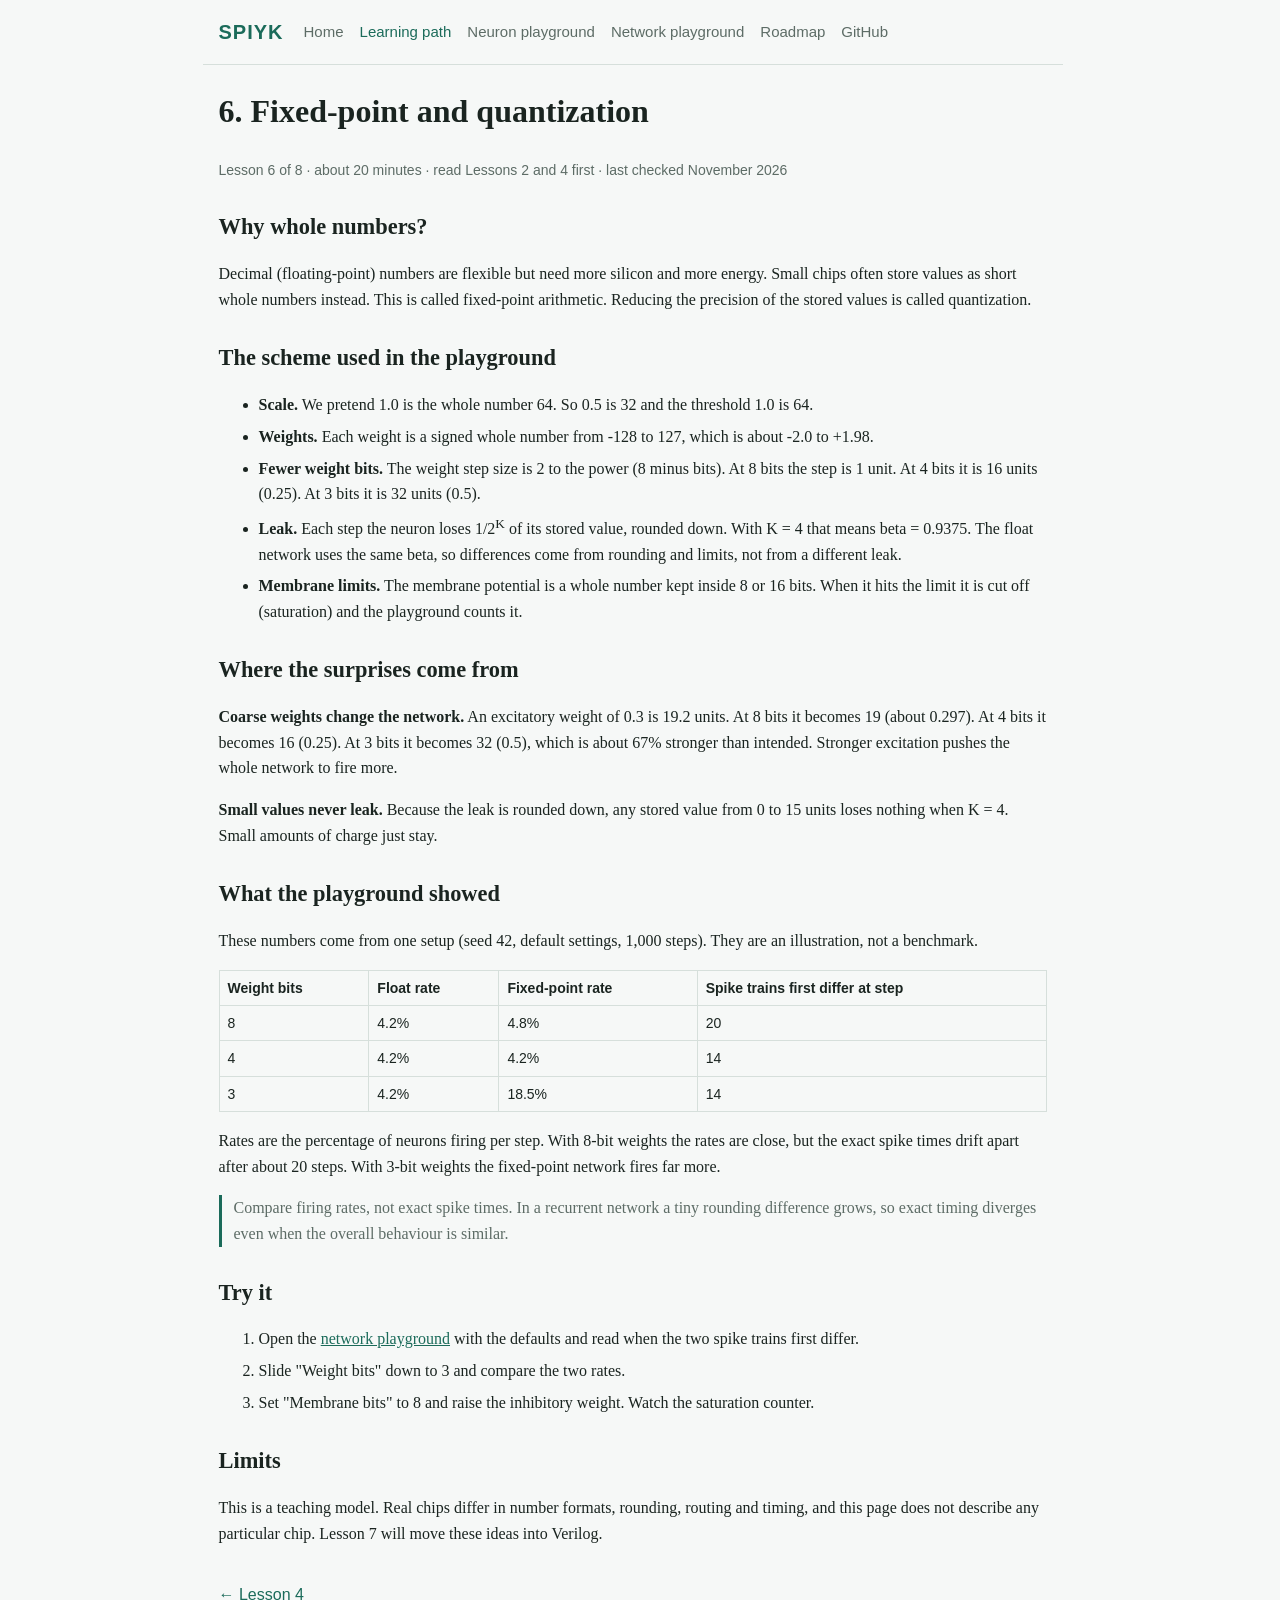
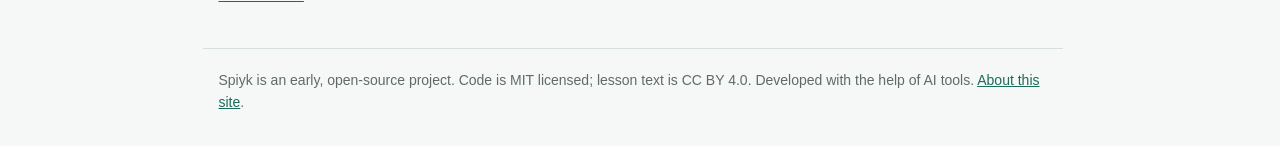
<file: lesson-6.html>
<!DOCTYPE html>
<html lang="en">
<head>
<meta charset="utf-8">
<meta name="viewport" content="width=device-width, initial-scale=1">
<title>Fixed-Point and Quantization in Spiking Neural Networks | Spiyk</title>
<meta name="description" content="Why hardware uses small integers and how fewer weight bits change a spiking network, with measured examples.">
<link rel="stylesheet" href="style.css">
<link rel="canonical" href="https://spiyk.github.io/lesson-6.html">
<meta property="og:type" content="website">
<meta property="og:site_name" content="Spiyk">
<meta property="og:title" content="Fixed-Point and Quantization in Spiking Neural Networks | Spiyk">
<meta property="og:description" content="Why hardware uses small integers and how fewer weight bits change a spiking network, with measured examples.">
<meta property="og:url" content="https://spiyk.github.io/lesson-6.html">
<meta property="og:image" content="https://spiyk.github.io/og-image.png">
<meta property="og:image:alt" content="Spiyk logo: a purple brain connected to a computer mouse, with the tagline Open, low-cost neuromorphic computing for everyone.">
<meta name="twitter:card" content="summary_large_image">
</head>
<body>
<header>
  <a class="logo" href="index.html">SPIYK</a>
  <nav>
    <a href="index.html">Home</a>
    <a href="learning-path.html" class="here" aria-current="page">Learning path</a>
    <a href="lif-neuron-playground/">Neuron playground</a>
    <a href="snn-network-playground/">Network playground</a>
    <a href="roadmap.html">Roadmap</a>
    <a href="https://github.com/spiyk">GitHub</a>
  </nav>
</header>
<main class="lesson">
<h1>6. Fixed-point and quantization</h1>
<p class="meta">Lesson 6 of 8 · about 20 minutes · read Lessons 2 and 4 first · last checked November 2026</p>

<h2>Why whole numbers?</h2>
<p>Decimal (floating-point) numbers are flexible but need more silicon and more energy. Small chips often store values as short whole numbers instead. This is called fixed-point arithmetic. Reducing the precision of the stored values is called quantization.</p>

<h2>The scheme used in the playground</h2>
<ul>
<li><b>Scale.</b> We pretend 1.0 is the whole number 64. So 0.5 is 32 and the threshold 1.0 is 64.</li>
<li><b>Weights.</b> Each weight is a signed whole number from -128 to 127, which is about -2.0 to +1.98.</li>
<li><b>Fewer weight bits.</b> The weight step size is 2 to the power (8 minus bits). At 8 bits the step is 1 unit. At 4 bits it is 16 units (0.25). At 3 bits it is 32 units (0.5).</li>
<li><b>Leak.</b> Each step the neuron loses 1/2<sup>K</sup> of its stored value, rounded down. With K = 4 that means beta = 0.9375. The float network uses the same beta, so differences come from rounding and limits, not from a different leak.</li>
<li><b>Membrane limits.</b> The membrane potential is a whole number kept inside 8 or 16 bits. When it hits the limit it is cut off (saturation) and the playground counts it.</li>
</ul>

<h2>Where the surprises come from</h2>
<p><b>Coarse weights change the network.</b> An excitatory weight of 0.3 is 19.2 units. At 8 bits it becomes 19 (about 0.297). At 4 bits it becomes 16 (0.25). At 3 bits it becomes 32 (0.5), which is about 67% stronger than intended. Stronger excitation pushes the whole network to fire more.</p>
<p><b>Small values never leak.</b> Because the leak is rounded down, any stored value from 0 to 15 units loses nothing when K = 4. Small amounts of charge just stay.</p>

<h2>What the playground showed</h2>
<p>These numbers come from one setup (seed 42, default settings, 1,000 steps). They are an illustration, not a benchmark.</p>
<div class="tablewrap"><table>
<tr><th>Weight bits</th><th>Float rate</th><th>Fixed-point rate</th><th>Spike trains first differ at step</th></tr>
<tr><td>8</td><td>4.2%</td><td>4.8%</td><td>20</td></tr>
<tr><td>4</td><td>4.2%</td><td>4.2%</td><td>14</td></tr>
<tr><td>3</td><td>4.2%</td><td>18.5%</td><td>14</td></tr>
</table></div>
<p>Rates are the percentage of neurons firing per step. With 8-bit weights the rates are close, but the exact spike times drift apart after about 20 steps. With 3-bit weights the fixed-point network fires far more.</p>
<p class="note">Compare firing rates, not exact spike times. In a recurrent network a tiny rounding difference grows, so exact timing diverges even when the overall behaviour is similar.</p>

<h2>Try it</h2>
<ol>
<li>Open the <a href="snn-network-playground/">network playground</a> with the defaults and read when the two spike trains first differ.</li>
<li>Slide "Weight bits" down to 3 and compare the two rates.</li>
<li>Set "Membrane bits" to 8 and raise the inhibitory weight. Watch the saturation counter.</li>
</ol>

<h2>Limits</h2>
<p>This is a teaching model. Real chips differ in number formats, rounding, routing and timing, and this page does not describe any particular chip. Lesson 7 will move these ideas into Verilog.</p>
<div class="pager"><a href="lesson-4.html">&larr; Lesson 4</a><span></span></div>
</main>
<footer>
  Spiyk is an early, open-source project. Code is MIT licensed; lesson text is CC BY 4.0.
  Developed with the help of AI tools. <a href="about.html">About this site</a>.
</footer>
</body>
</html>
</file>
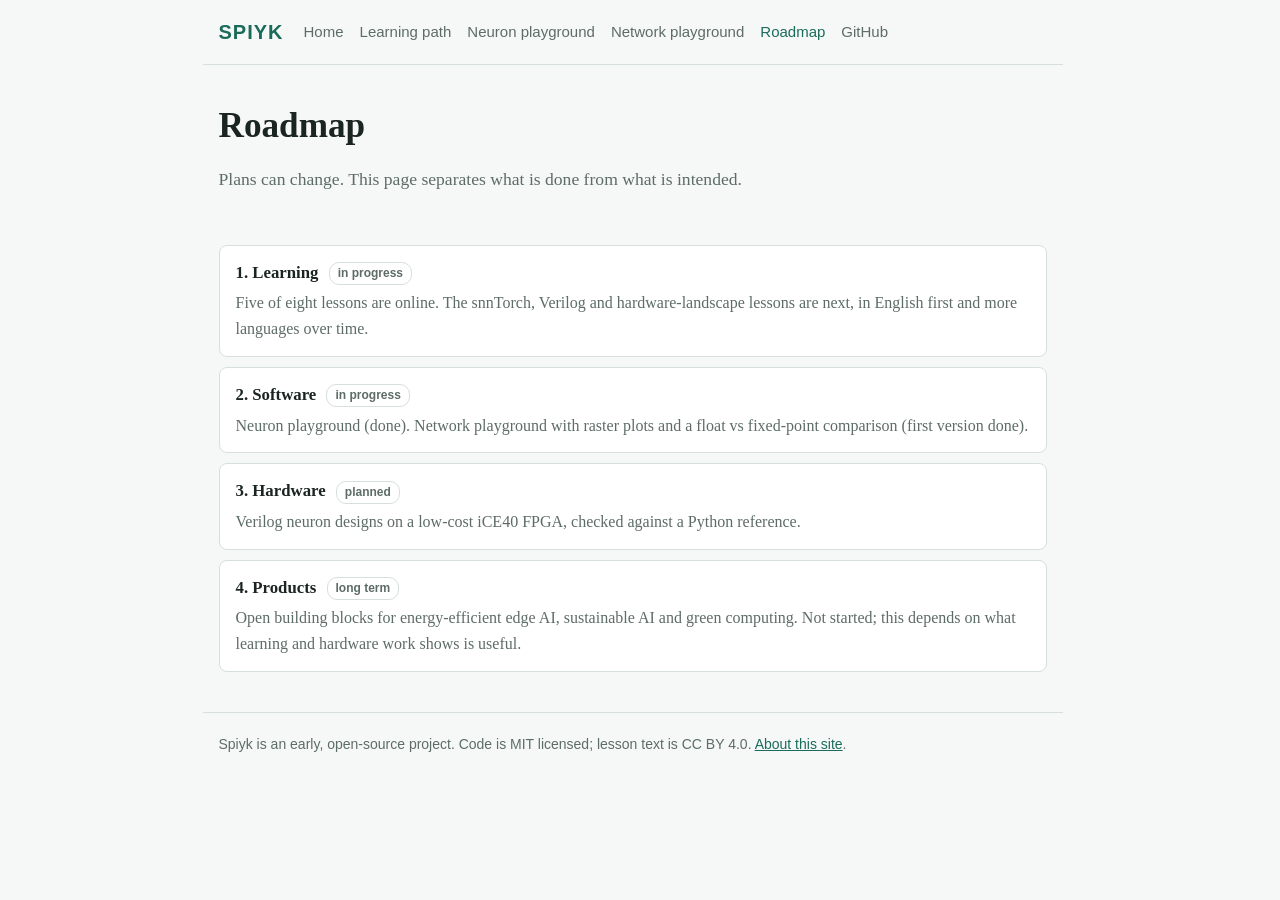
<file: roadmap.html>
<!DOCTYPE html>
<html lang="en">
<head>
<meta charset="utf-8">
<meta name="viewport" content="width=device-width, initial-scale=1">
<title>Roadmap | Spiyk</title>
<meta name="description" content="Where Spiyk is going: learning, software, hardware and products.">
<link rel="stylesheet" href="style.css">
<link rel="canonical" href="https://spiyk.github.io/roadmap.html">
<meta property="og:type" content="website">
<meta property="og:site_name" content="Spiyk">
<meta property="og:title" content="Roadmap | Spiyk">
<meta property="og:description" content="Where Spiyk is going: learning, software, hardware and products.">
<meta property="og:url" content="https://spiyk.github.io/roadmap.html">
<meta property="og:image" content="https://spiyk.github.io/og-image.png">
<meta property="og:image:alt" content="Spiyk logo: a purple brain connected to a computer mouse, with the tagline Open, low-cost neuromorphic computing for everyone.">
<meta name="twitter:card" content="summary_large_image">
</head>
<body>
<header>
  <a class="logo" href="index.html">SPIYK</a>
  <nav>
    <a href="index.html">Home</a>
    <a href="learning-path.html">Learning path</a>
    <a href="lif-neuron-playground/">Neuron playground</a>
    <a href="snn-network-playground/">Network playground</a>
    <a href="roadmap.html" class="here" aria-current="page">Roadmap</a>
    <a href="https://github.com/spiyk">GitHub</a>
  </nav>
</header>
<main>
<div class="hero">
  <h1>Roadmap</h1>
  <p>Plans can change. This page separates what is done from what is intended.</p>
</div>

<div class="card"><h3>1. Learning <span class="tag">in progress</span></h3>
<p>Five of eight lessons are online. The snnTorch, Verilog and hardware-landscape lessons are next, in English first and more languages over time.</p></div>

<div class="card"><h3>2. Software <span class="tag">in progress</span></h3>
<p>Neuron playground (done). Network playground with raster plots and a float vs fixed-point comparison (first version done).</p></div>

<div class="card"><h3>3. Hardware <span class="tag">planned</span></h3>
<p>Verilog neuron designs on a low-cost iCE40 FPGA, checked against a Python reference.</p></div>

<div class="card"><h3>4. Products <span class="tag">long term</span></h3>
<p>Open building blocks for energy-efficient edge AI, sustainable AI and green computing. Not started; this depends on what learning and hardware work shows is useful.</p></div>
</main>
<footer>
  Spiyk is an early, open-source project. Code is MIT licensed; lesson text is CC BY 4.0.
 <a href="about.html">About this site</a>.
</footer>
</body>
</html>
</file>
<file: style.css>
:root {
  --bg: #f6f8f7;
  --text: #1a2420;
  --muted: #5d6c66;
  --card: #ffffff;
  --border: #d6dfdb;
  --accent: #1b6b5a;
  --accent-text: #ffffff;
}
@media (prefers-color-scheme: dark) {
  :root {
    --bg: #0f1613;
    --text: #e5eeea;
    --muted: #92a59c;
    --card: #17211d;
    --border: #2a3a34;
    --accent: #4fd1b0;
    --accent-text: #0f1613;
  }
}
* { box-sizing: border-box; }
body {
  margin: 0;
  background: var(--bg);
  color: var(--text);
  font-family: Georgia, serif;
  line-height: 1.6;
}
a { color: var(--accent); }
header, main, footer { max-width: 860px; margin: 0 auto; padding: 0 16px; }
header {
  display: flex;
  flex-wrap: wrap;
  gap: 8px 20px;
  align-items: center;
  padding-top: 16px;
  padding-bottom: 16px;
  border-bottom: 1px solid var(--border);
  font-family: sans-serif;
}
.logo { font-weight: bold; font-size: 20px; text-decoration: none; letter-spacing: 1px; }
nav { display: flex; flex-wrap: wrap; gap: 16px; font-size: 15px; }
nav a { text-decoration: none; color: var(--muted); }
nav a:hover, nav a.here { color: var(--accent); }
.hero { padding: 40px 0 24px; }
.hero h1 { font-size: 2.2rem; line-height: 1.2; margin: 0 0 12px; }
.hero p { color: var(--muted); font-size: 1.1rem; max-width: 60ch; }
.btn {
  display: inline-block;
  padding: 9px 18px;
  margin: 6px 8px 0 0;
  border-radius: 6px;
  border: 1px solid var(--accent);
  text-decoration: none;
  font-family: sans-serif;
  font-size: 15px;
}
.btn.main { background: var(--accent); color: var(--accent-text); }
section { margin: 36px 0; }
h2 { font-size: 1.4rem; margin-bottom: 8px; }
.card {
  background: var(--card);
  border: 1px solid var(--border);
  border-radius: 8px;
  padding: 14px 16px;
  margin: 10px 0;
}
.card h3 { margin: 0 0 4px; font-size: 1.05rem; }
.card p { margin: 0; color: var(--muted); }
.tag {
  display: inline-block;
  font-family: sans-serif;
  font-size: 12px;
  padding: 1px 8px;
  border-radius: 10px;
  border: 1px solid var(--border);
  color: var(--muted);
  margin-left: 6px;
  vertical-align: middle;
}
.tag.ready { color: var(--accent); border-color: var(--accent); }
.grid { display: grid; gap: 10px; }
@media (min-width: 640px) { .grid.two { grid-template-columns: 1fr 1fr; } }
footer {
  padding-top: 20px;
  padding-bottom: 32px;
  margin-top: 40px;
  border-top: 1px solid var(--border);
  color: var(--muted);
  font-family: sans-serif;
  font-size: 14px;
}

html { overflow-y: scroll; scrollbar-gutter: stable; }
.meta { color: var(--muted); font-family: sans-serif; font-size: 14px; margin-top: 0; }
.lesson h2 { margin-top: 28px; }
.lesson li { margin-bottom: 6px; }
code { background: var(--card); padding: 1px 5px; border-radius: 4px; }
pre {
  background: var(--card);
  border: 1px solid var(--border);
  border-radius: 6px;
  padding: 10px 12px;
  overflow-x: auto;
}
pre code { padding: 0; background: none; }
.tablewrap { overflow-x: auto; }
table { border-collapse: collapse; width: 100%; font-family: sans-serif; font-size: 14px; }
th, td { border: 1px solid var(--border); padding: 6px 8px; text-align: left; }
details { margin: 12px 0; }
summary { cursor: pointer; color: var(--accent); font-family: sans-serif; }
.pager { display: flex; justify-content: space-between; gap: 12px; flex-wrap: wrap; margin-top: 36px; font-family: sans-serif; }
.note { border-left: 3px solid var(--accent); padding-left: 12px; color: var(--muted); }
</file>
